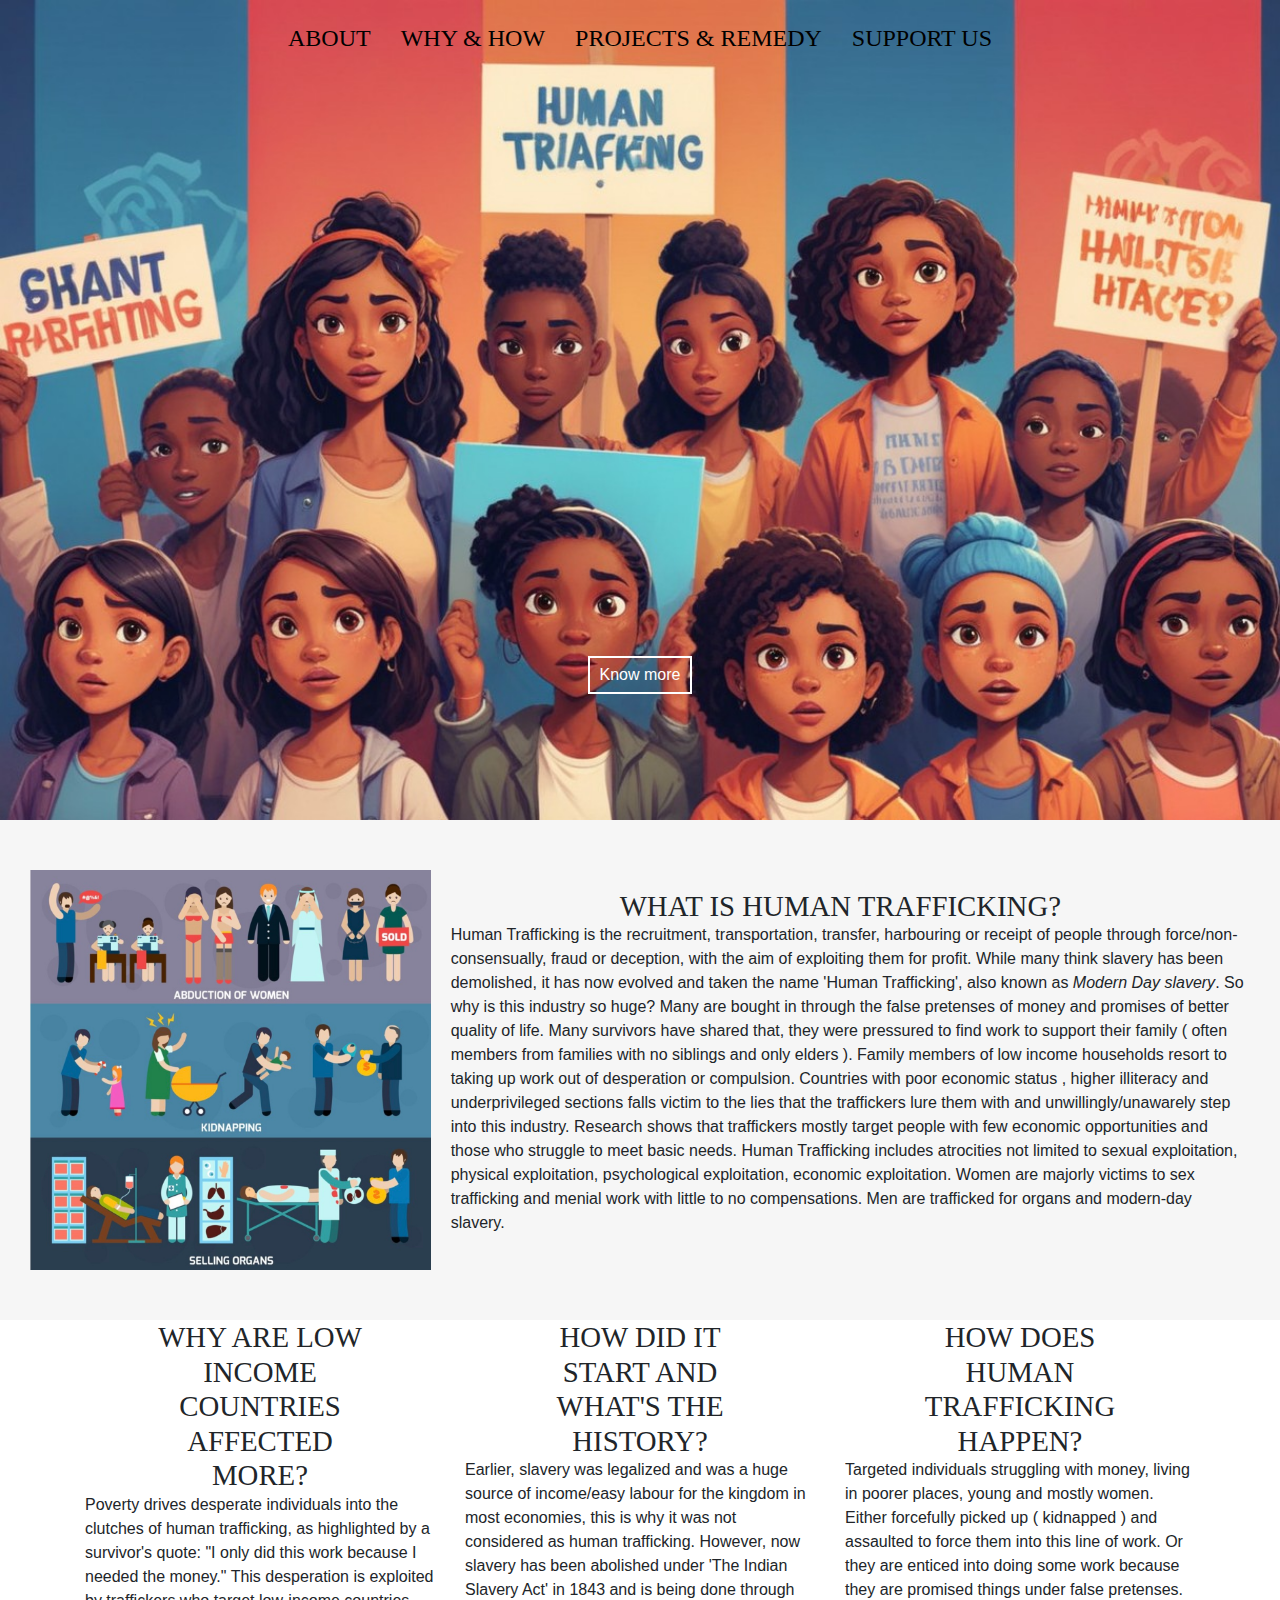
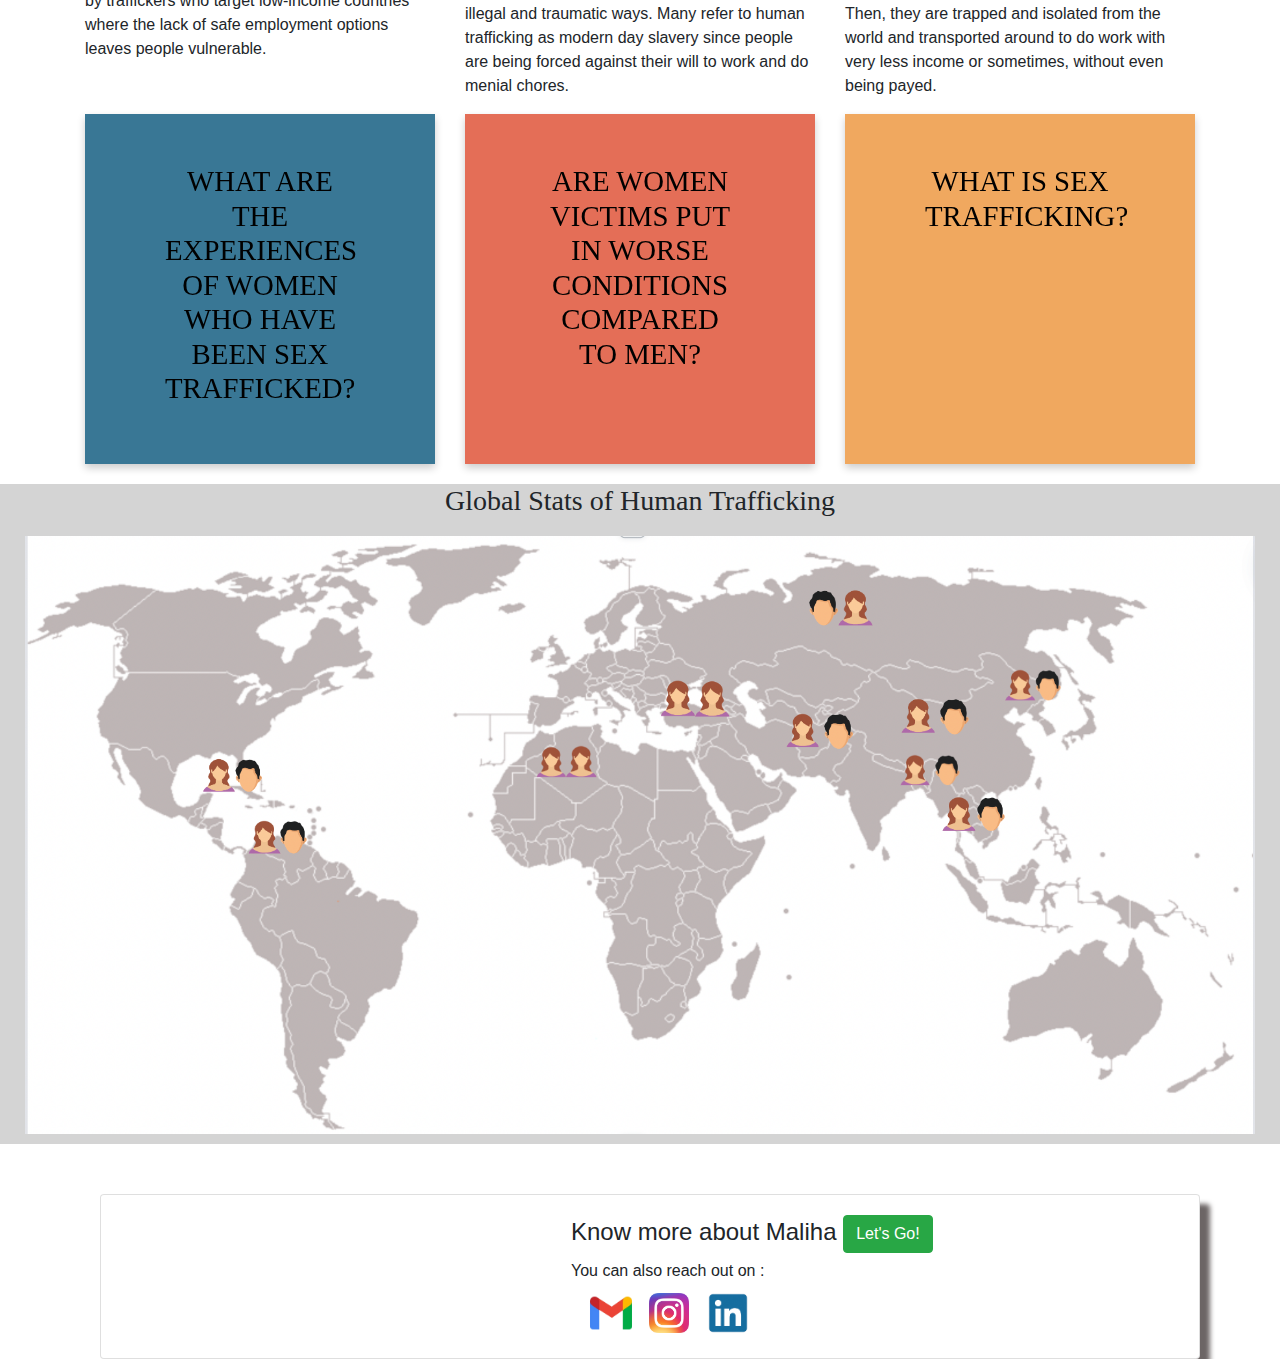
<file: index.html>
<!-- Required meta tags -->
	<meta charset="utf-8">
	<meta name="viewport" content="width=device-width,
			initial-scale=1, shrink-to-fit=no">

	<link rel="stylesheet" href="style.css">

	<!-- Bootstrap CSS -->
	<link rel="stylesheet" href=
"https://stackpath.bootstrapcdn.com/bootstrap/4.3.1/css/bootstrap.min.css"
		integrity=
"sha384-ggOyR0iXCbMQv3Xipma34MD+dH/1fQ784/j6cY/iJTQUOhcWr7x9JvoRxT2MZw1T"
		crossorigin="anonymous">

	<title> Human Trafficking </title>
</head>

<body>

	<!-- navbar -->
	<nav>
		<ul class="nav-flex-row">
			<li class="nav-item">
				<a href="index.html"> About</a>
			</li>
			
			<li class="nav-item">
				<a href="#scrollhere">Why & how</a>
			</li>
			
			<li class="nav-item">
				<a href="projects.html"> Projects & Remedy </a>
			</li>
			<li class="nav-item">
				<a href="support.html">Support us</a>
				<!-- How do you support and help them recover mentally? -->
			</li>
		</ul>
	</nav>
	<section class="section-intro">
		<header>
			<!-- <h1> About Human Trafficking</h1> -->
		</header>
		<div class="link-to-book-wrapper">
			<a class="link-to-book"
				href="#htmain-footer">Know more</a>
		</div>
	</section>

	<section class="about-section">
		<img src="images/ht1.jpg" height="400px" id="htimage">
		<article>
			<h3>
				What is Human Trafficking?
			</h3>

		<blockquote cite="https://www.unodc.org/unodc/en/human-Trafficking/Human-Trafficking.html" id="htintro">
	Human Trafficking is the recruitment, transportation, transfer, harbouring or receipt of people through force/non-consensually, fraud or deception, with the aim of exploiting them for profit. While many think slavery has been demolished, it has now evolved and taken the name 'Human Trafficking', also known as <i>Modern Day slavery</i>. So why is this industry so huge? Many are bought in through the false pretenses of money and promises of better quality of life. Many survivors have shared that, they were pressured to find work to support their family ( often members from families with no siblings and only elders ). Family members of low income households resort to taking up work out of desperation or compulsion. Countries with poor economic status , higher illiteracy and underprivileged sections falls victim to the lies that the traffickers lure them with and unwillingly/unawarely step into this industry. Research shows that traffickers mostly target people with few economic opportunities and those who struggle to meet basic needs.
Human Trafficking includes atrocities not limited to sexual exploitation, physical exploitation, psychological exploitation, economic exploitation. Women are majorly victims to sex trafficking and menial work with little to no compensations. Men are trafficked for organs and modern-day slavery.
    </blockquote>

		</article>
	</section>
	<div class="container faq-section">
		<div class="row row-flex">
			<div class="col-md-4">
				<article>
					<h3 id="scrollhere">
						Why are low income countries affected more?
					</h3>
				<blockquote cite="https://www.ipjc.org/wp-content/uploads/2016/09/USCSAHT%20-%20HT%20and%20Poverty.pdf">
					Poverty drives desperate individuals into the clutches of human trafficking, as highlighted by a survivor's quote: "I only did this work because I needed the money." This desperation is exploited by traffickers who target low-income countries where the lack of safe employment options leaves people vulnerable.
					</blockquote>
				</article>
			</div>
			<div class="col-md-4">
				<article>
					<h3>
						How did it start and what's the history?
					</h3>
					<blockquote cite="https://www.ipjc.org/wp-content/uploads/2016/09/USCSAHT%20-%20HT%20and%20Poverty.pdf">
						Earlier, slavery was legalized and was a huge source of income/easy labour for the kingdom in most economies, this is why it was not considered as human trafficking. However, now slavery has been abolished under 'The Indian Slavery Act' in 1843 and is being done through illegal and traumatic ways. Many refer to human trafficking as modern day slavery since people are being forced against their will to work and do menial chores. 
							</blockquote>
				</article>
			</div>
			<div class="col-md-4">
				<article>
					<h3>
						How does human trafficking happen?
					</h3>
				<blockquote cite="https://www.ipjc.org/wp-content/uploads/2016/09/USCSAHT%20-%20HT%20and%20Poverty.pdf">	
					Targeted individuals struggling with money, living in poorer places, young and mostly women. Either forcefully picked up 
					( kidnapped ) and assaulted to force them into this line of work. Or they are enticed into doing some work because they are promised things under false pretenses. Then, they are trapped and isolated from the world and transported around to do work with very less income or sometimes, without even being payed.
				</blockquote>
							</article>
			</div>
			
		</div>

<!-- second row -->
		<div class="row">
			<div class="col-md-4">
				<div class="flip-card">
					<div class="flip-card-inner">
						<div class="flip-card-front"  id="card1">
							<h3>What are the experiences of women who have been sex trafficked? </h3>
						</div>
						<div class="flip-card-back">
							<blockquote cite="https://www.ipjc.org/wp-content/uploads/2016/09/USCSAHT%20-%20HT%20and%20Poverty.pdf">	
							To quote a woman survivor "I  learned that I have the power to change the situation around me. I don’t need to live at risk to make ends meet for my family. With effort and perseverance, I can live a dignified life and encourage others to do the same.” Many women go into this unknowingly in search for a job and cannot escape since this system is mostly managed by men. They feel inferior and are trapped for a long time. It is their easiest and quickest source of income to sustain a lifestyle. However, hopefully, like many other women who have broken free, seek to help others escape and recover from the trauma to build a better life for themselves. 
								 </blockquote>
						</div>
					</div>
				</div>
			</div>
			<div class="col-md-4">
				<div class="flip-card">
					<div class="flip-card-inner">
						<div class="flip-card-front" id="card2">
							<h3>  Are women victims put in worse conditions compared to men?
              </h3>
						</div>
						<div class="flip-card-back">
							<blockquote cite="https://www.ipjc.org/wp-content/uploads/2016/09/USCSAHT%20-%20HT%20and%20Poverty.pdf">	
								 Yes, over the years ( however now changing ) evidence shows that women are more targeted compared to men. They are treated with more force through methods such as sexual abuse, physical substance, threats of law enforcement and false promises. Meanwhile, men are threatened by debt bondage, restricting financial access and taking their earnings.  This is because society believes that women have less control of financial decisions. 

								 </blockquote>
						</div>
					</div>
				</div>
			</div>
			<div class="col-md-4">
				<div class="flip-card">
					<div class="flip-card-inner">
						<div class="flip-card-front" id="card3">
							<h3> What is sex trafficking? </h3>
						</div>
						<div class="flip-card-back">
							<blockquote cite="https://www.ipjc.org/wp-content/uploads/2016/09/USCSAHT%20-%20HT%20and%20Poverty.pdf">	
								 Sex trafficking is when a woman or man is involved in activity against their will. They are treated poorly and kept in terrible conditions. If and when they escape, it affects their mental health and causes issues in society. According to many articles,  It is the most common since people are willing to pay for other chores like keeping the house clean and cooking but not for taboo topics as such. 
								 </blockquote>
						</div>
					</div>
				</div>
			</div>
		</div>
	</div>
	<!-- <section class="about-section"> -->
<div class="container-fluid" id="map-container">
			<article id="map">
				<h3>
					Global Stats of Human Trafficking
				</h3>
				<img src="images/map.png" width=100% alt_text="World Map"> 
			

			</article>
	</div>
	<footer class="footer">
	<div class="container-fluid" id="htmain-footer"> 
		<div class="row"> 
			<!-- this will cause issues on a smaller screen -->
				<div class="card" style="width:90rem;" id="knowmaliha">
									<div class="card-body">
									
										<h4 class="card-text" id="card-para">Know more about	Maliha <a href="maliha.html" class="btn btn-success">Let's Go!</a>
										</h4>
										<h6>You can also reach out on : </h6>
										<div class="col">
										<a href="mailto:standuphumantrafficking@gmail.com">	<img src="icon images/gmail.png" height="50px"></a>&nbsp;&nbsp;
											<a href="https://www.instagram.com/equalityforall_ims.28/">	<img src="icon images/insta.png" height="40px"></a>&nbsp;&nbsp;
											<a href="">	<img src="icon images/linkedin.png" height="50px"></a>
										</div>
									</div>
				</div>
							
			</div>
			
		</div>
  </div>
	</footer>

		
	


 
    <script src="https://code.jquery.com/jquery-3.3.1.slim.min.js"
        integrity="sha384-q8i/X+965DzO0rT7abK41JStQIAqVgRVzpbzo5smXKp4YfRvH+8abtTE1Pi6jizo"
        crossorigin="anonymous">
    </script>
     
    <script src="https://cdnjs.cloudflare.com/ajax/libs/popper.js/1.14.7/umd/popper.min.js"
        integrity="sha384-UO2eT0CpHqdSJQ6hJty5KVphtPhzWj9WO1clHTMGa3JDZwrnQq4sF86dIHNDz0W1"
        crossorigin="anonymous">
    </script>
     
    <script src="https://stackpath.bootstrapcdn.com/bootstrap/4.3.1/js/bootstrap.min.js"
        integrity="sha384-JjSmVgyd0p3pXB1rRibZUAYoIIy6OrQ6VrjIEaFf/nJGzIxFDsf4x0xIM+B07jRM"
        crossorigin="anonymous">
    </script>




	
</body>

</html>

<!--  - reframe q



companies contributing ( video on the bus  -->
</file>
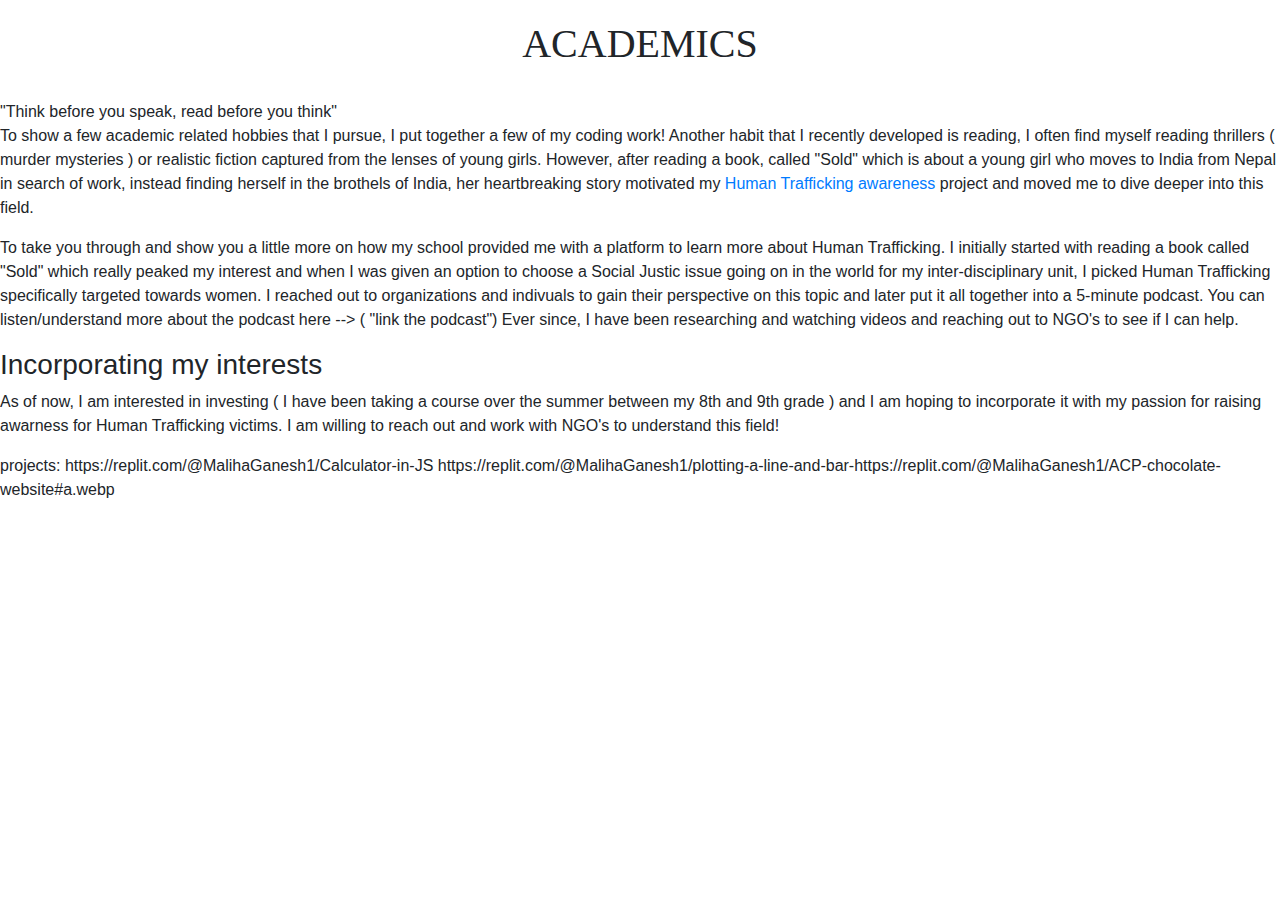
<file: acade.html>
<html>
<head>
<meta charset="utf-8">
  <meta name="viewport" content="width=device-width,
      initial-scale=1, shrink-to-fit=no">

  <link rel="stylesheet" href="stylem.css">
  <link rel="stylesheet" href=
"https://stackpath.bootstrapcdn.com/bootstrap/4.3.1/css/bootstrap.min.css"
    integrity=
"sha384-ggOyR0iXCbMQv3Xipma34MD+dH/1fQ784/j6cY/iJTQUOhcWr7x9JvoRxT2MZw1T"
    crossorigin="anonymous">
    <title> Academics </title>
    </head>
    <body>
      <div id="header" class="m-header">
          <h1> Academics </h1>
      </div>

        "Think before you speak, read before you think"
        <p> To show a few academic related hobbies that I pursue, I put together a few of my coding work! Another habit that I recently developed is reading, I often find myself reading thrillers ( murder mysteries ) or realistic fiction captured from the lenses of young girls. However, after reading a book, called "Sold" which is about a young girl who moves to India from Nepal in search of work, instead finding herself in the brothels of India, her heartbreaking story motivated my <a href="index.html">Human Trafficking awareness</a> project and moved me to dive deeper into this field.  </p>
        <p> To take you through and show you a little more on how my school provided me with a platform to learn more about Human Trafficking. I initially started with reading a book called "Sold" which really peaked my interest and when I was given an option to choose a Social Justic issue going on in the world for my inter-disciplinary unit, I picked Human Trafficking specifically targeted towards women. I reached out to organizations and indivuals to gain their perspective on this topic and later put it all together into a 5-minute podcast. 
You can listen/understand more about the podcast here --> ( "link the podcast")  Ever since, I have been researching and watching videos and reaching out to NGO's to see if I can help. </p>
        <h3> Incorporating my interests </h3>
        <p> As of now, I am interested in investing ( I have been taking a course over the summer between my 8th and 9th grade ) and I am hoping to incorporate it with my passion for raising awarness for Human Trafficking victims. I am willing to reach out and work with NGO's to understand this field! </p>
    </body>
</html>
projects: 
https://replit.com/@MalihaGanesh1/Calculator-in-JS
https://replit.com/@MalihaGanesh1/plotting-a-line-and-bar-https://replit.com/@MalihaGanesh1/ACP-chocolate-website#a.webp
</file>
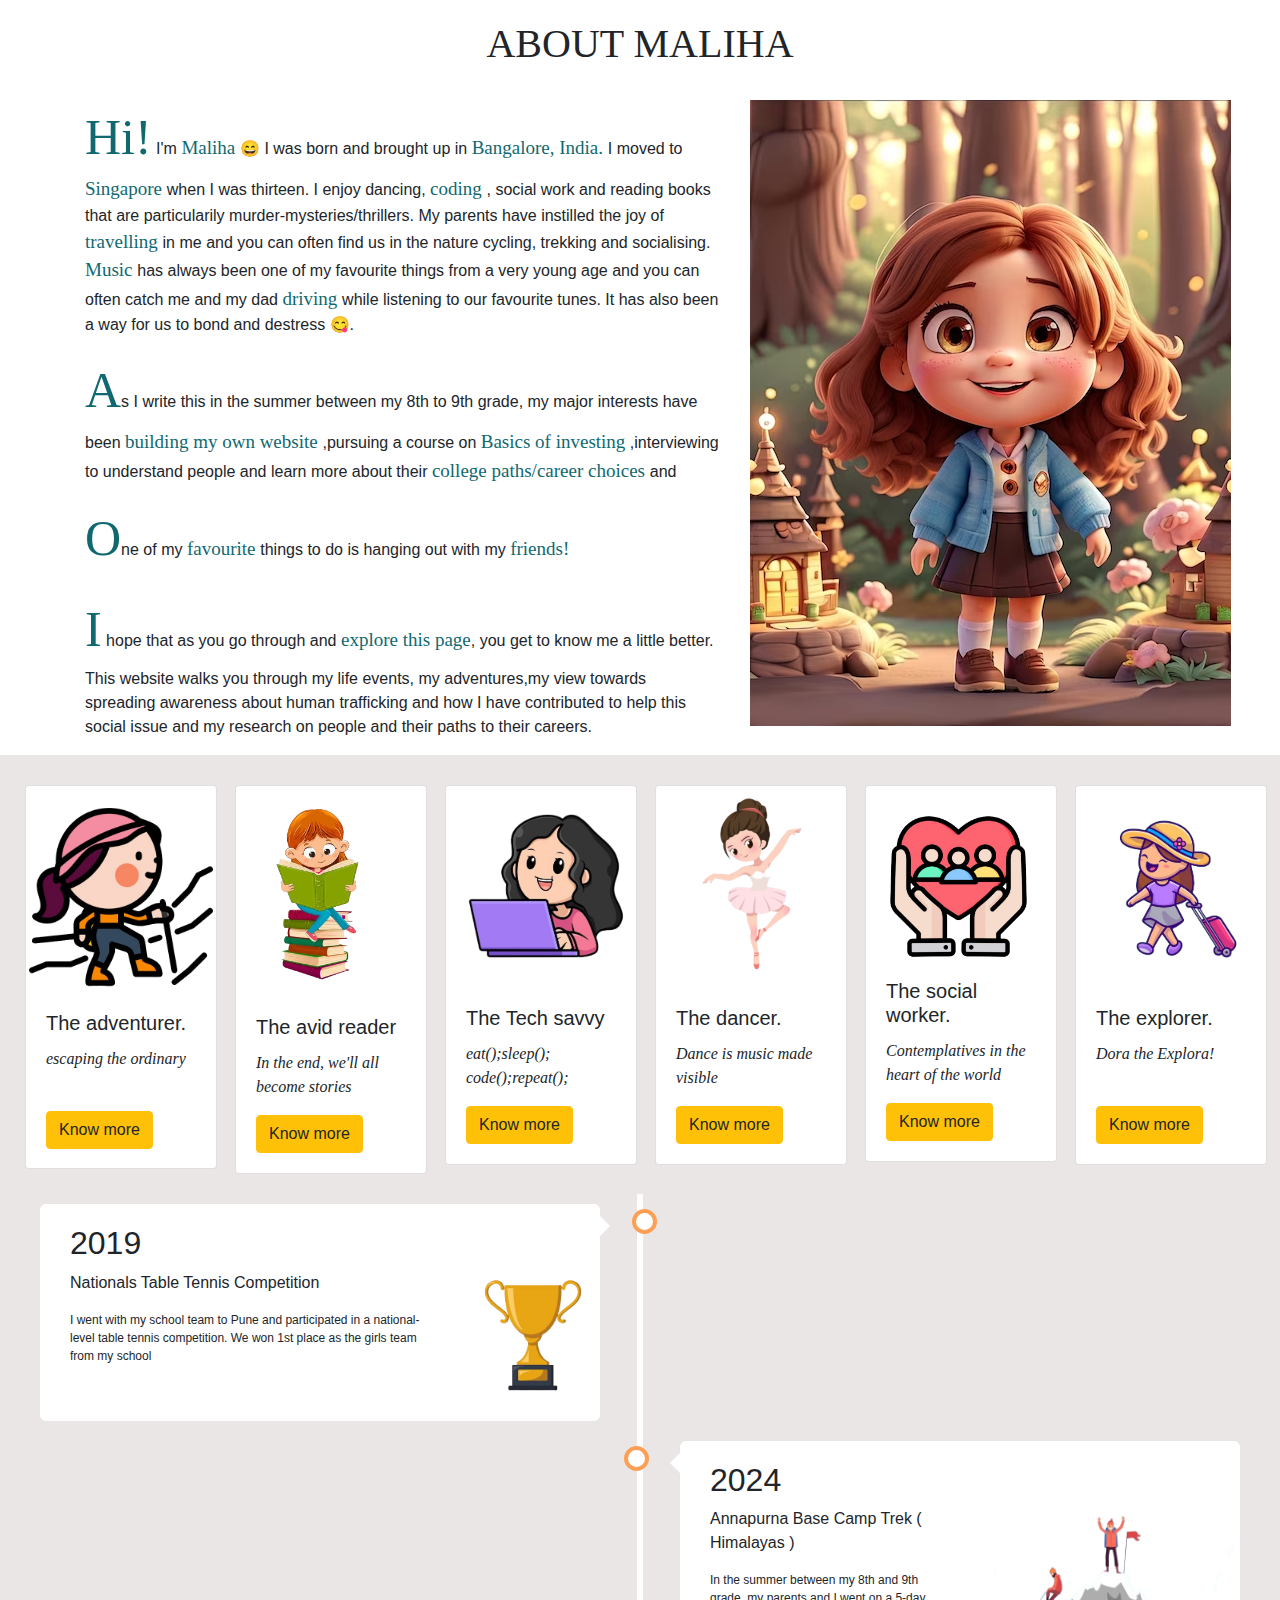
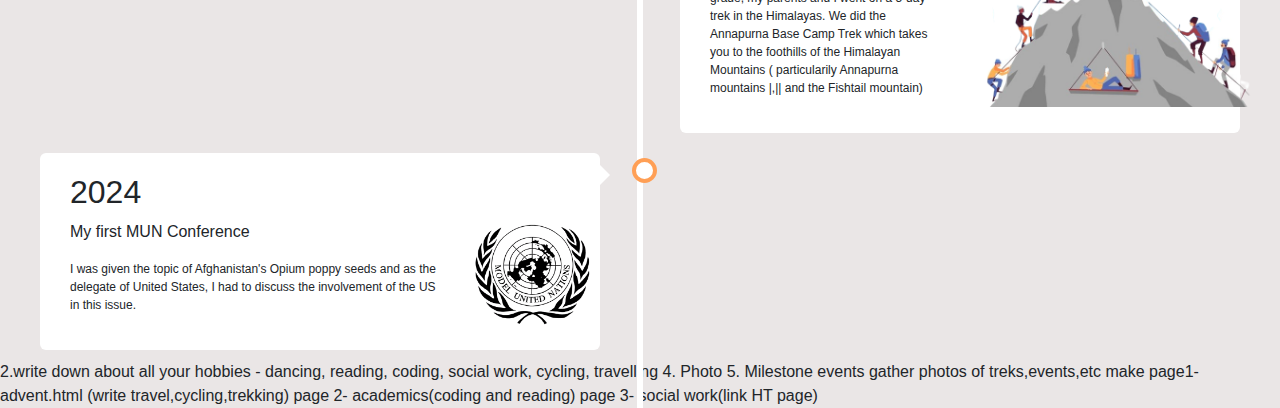
<file: maliha.html>
<html>
<head>
<meta charset="utf-8">
  <meta name="viewport" content="width=device-width,
      initial-scale=1, shrink-to-fit=no">

  <link rel="stylesheet" href="stylem.css">
  <link rel="stylesheet" href=
"https://stackpath.bootstrapcdn.com/bootstrap/4.3.1/css/bootstrap.min.css"
    integrity=
"sha384-ggOyR0iXCbMQv3Xipma34MD+dH/1fQ784/j6cY/iJTQUOhcWr7x9JvoRxT2MZw1T"
    crossorigin="anonymous">
    <title> Maliha!! </title>
    </head>
    <body>
        <div id="header" class="m-header">
            <h1>About Maliha</h1>
        </div>
        <div class="container main">
            <div class="row">
                <div class="col-md-7" class="intro">
                    <p> <span id="firstletter">Hi!</span> I'm <span id="hi"> Maliha </span>😄 I was born and brought up in <span id="hi">  Bangalore, India. </span> I moved to <span id="hi"> Singapore </span> when I was thirteen. I enjoy dancing, <span id="hi"> coding </span>, social work and reading books that are particularily murder-mysteries/thrillers.  My parents have instilled the joy of <span id="hi"> travelling </span> in me and you can often find us in the nature cycling, trekking and socialising. <span id="hi"> Music </span> has always been one of my favourite things from a very young age and you can often catch me and my dad <span id="hi"> driving </span> while listening to our favourite tunes. It has also been a way for us to bond and destress 😋. </p>
                    <p> <span id="firstletter">A</span>s I write this in the summer between my 8th to 9th grade, my major interests have been <span id="hi"> building my own website </span>,pursuing a course on <span id="hi"> Basics of investing</span> ,interviewing to understand people and learn more about their <span id="hi"> college paths/career choices </span> and  </p>
                <p><span id="firstletter">O</span>ne of my <span id="hi"> favourite </span> things to do is hanging out with my <span id="hi"> friends!</span> </p>
                    <p> <span id="firstletter">I</span> hope that as you go through and <span id="hi"> explore this page</span>, you get to know me a little better. This website walks you through my life events, my adventures,my view towards spreading awareness about human trafficking and how I have contributed to help this social issue and my research on people and their paths to their careers. </p>
                </div>
                              <!--  Hey there! I'm Maliha 😄, the Bangalore-born, Singapore-raised girl who's passionate about dancing, coding, social work, and devouring murder mysteries. My adventurous parents instilled a love for travel, so you'll often find me cycling, trekking, or just hanging out in nature. Music is my jam, especially when singing along with my dad on road trips.

                Growing up in Bangalore was an adventure in itself, but moving to Singapore at thirteen opened up a whole new world of exciting opportunities. This summer, I've been busy coding my own website, exploring the world of investing, and interviewing people about their career paths. When I'm not geeking out over tech or finance, I love spending time with friends, exploring new places, and trying fun activities.

                This website is a glimpse into my life – my adventures, my efforts to raise awareness about human trafficking, and my research on different careers. I hope to inspire and inform others, and make a positive impact on the world. So, stick around and let's explore together! -->
                <div class="col-md-5">
                  <img src="homeImages/m.jpg">  
                </div>
            </div>
        </div>
        <div class="wrapper-hobbies">
        <div class="container-fluid hobbies">
            <div class="row">
                <div class="col-md-2">
                    <div class="card" style="width: 12rem;height:24rem;">
                          <img src="./homeImages/trekking.png" class="card-img-top" style="width:190px;padding-top:15px" >
                          <div class="card-body">
                            <h5 class="card-title">The adventurer.</h5>
                            <p class="card-text" id="card-para">
                             escaping the ordinary<br><br>
                            </p>
                            <a href="advent.html" class="btn btn-warning">Know more</a>
                          </div>
                </div>
                </div>
                <div class="col-md-2">
                    <div class="card" style="width: 12rem;">
                          <img src="./homeImages/reading.png" class="card-img-top" style="width:160px"  />
                          <div class="card-body">
                            <h5 class="card-title">The avid reader</h5>
                            <p class="card-text" id="card-para">
                              In the end, we'll all become stories
                            </p>
                            <a href="acade.html" class="btn btn-warning">Know more</a>
                          </div>
                </div>
                </div>
                <div class="col-md-2">
                    <div class="card" style="width: 12rem;">
                              <img src="./homeImages/coding1.png" class="card-img-top" style="width:200px"  />
                              <div class="card-body">
                                <h5 class="card-title">The Tech savvy</h5>
                                <p class="card-text" id="card-para">
                                    eat();sleep();<br>code();repeat();
                                </p>
                                <a href="acade.html" class="btn btn-warning">Know more</a>
                              </div>
                    </div>
                </div>
                <div class="col-md-2">
                    <div class="card" style="width: 12rem;">
                              <img src="./homeImages/dance.png" class="card-img-top" style="width:200px;">
                              <div class="card-body">
                                <h5 class="card-title"> The dancer.</h5>
                                <p class="card-text" id="card-para">
                                 Dance is music made visible  
                                </p>
                                <a href="#" class="btn btn-warning">Know more</a>
                              </div>
                    </div>
                </div>
                <div class="col-md-2">
                    <div class="card" style="width: 12rem;">
                              <img src="./homeImages/social work.png" class="card-img-top" style="width:165px; justify-content: center; padding-top:28px;padding-left:20px"  />
                              <div class="card-body">
                                <h5 class="card-title">The social worker.</h5>
                                <p class="card-text" id="card-para">
                                  Contemplatives in the heart of the world <br>
                                </p>
                                  
                                <a href="index.html" class="btn btn-warning">Know more</a>
                              </div>
                    </div>
                </div>
                <div class="col-md-2">
                    <div class="card" style="width: 12rem;">
                              <img src="./homeImages/travelling.png" class="card-img-top" style="width:200px"  />
                              <div class="card-body">
                                <h5 class="card-title">The explorer.</h5>
                                <p class="card-text" id="card-para">
                                  Dora the Explora! <br><br>
                                </p>
                                <a href="advent.html" class="btn btn-warning">Know more</a>
                              </div>
                    </div>
                </div>
                
            </div>
        </div>
        </div>



        <div class="timeline">
          <div class="container1 left">
            <div class="content">
              <h2>2019</h2>
                <div class="row">
                    <div class="col-md-9">
              <p> Nationals Table Tennis Competition  </p>
             <p id="smallertext"> I went with my school team to Pune and participated in a national-level table tennis competition. We won 1st place as the girls team from my school </p>
                    </div>
                     <div class="col-md-3">
                         <img src="images/trophy.png" width="130px">
                     </div>
                </div>
            </div>
          </div>
            <!-- second milestone -->
          <div class="container1 right">
            <div class="content">
              <h2> 2024 </h2>
                <div class="row">
                    <div class="col-md-6">
              <p> Annapurna Base Camp Trek ( Himalayas ) </p>
            <p id="smallertext"> In the summer between my 8th and 9th grade, my parents and I went on a 5-day trek in the Himalayas. We did the Annapurna Base Camp Trek which takes you to the foothills of the Himalayan Mountains ( particularily Annapurna mountains |,|| and the Fishtail mountain) </p>
                    </div>
                     <div class="col-md-6">
                         <img src="images/malihatrek.png" height="200px">
                     </div>
                </div>
            </div>
          </div>
                    <div class="container1 left">
                      <div class="content">
                        <h2>2024</h2>
                          <div class="row">
                              <div class="col-md-9">
                        <p> My first MUN Conference  </p>
                        <p id="smallertext"> I was given the topic of Afghanistan's Opium poppy seeds and as the delegate of United States, I had to discuss the involvement of the US in this issue. </p>
                              </div>
                               <div class="col-md-3">
                                   <img src="images/mun.png" width="130px">
                               </div>
                          </div>
                      </div>
              
        </div>

        
    </body>
    </html>




   
    2.write down about all your hobbies
- dancing, reading, coding, social work, cycling, travelling


    
    4. Photo
    5. Milestone events
gather photos of treks,events,etc

make page1- advent.html (write travel,cycling,trekking) 
page 2- academics(coding and reading)
page 3- social work(link HT page)
</file>
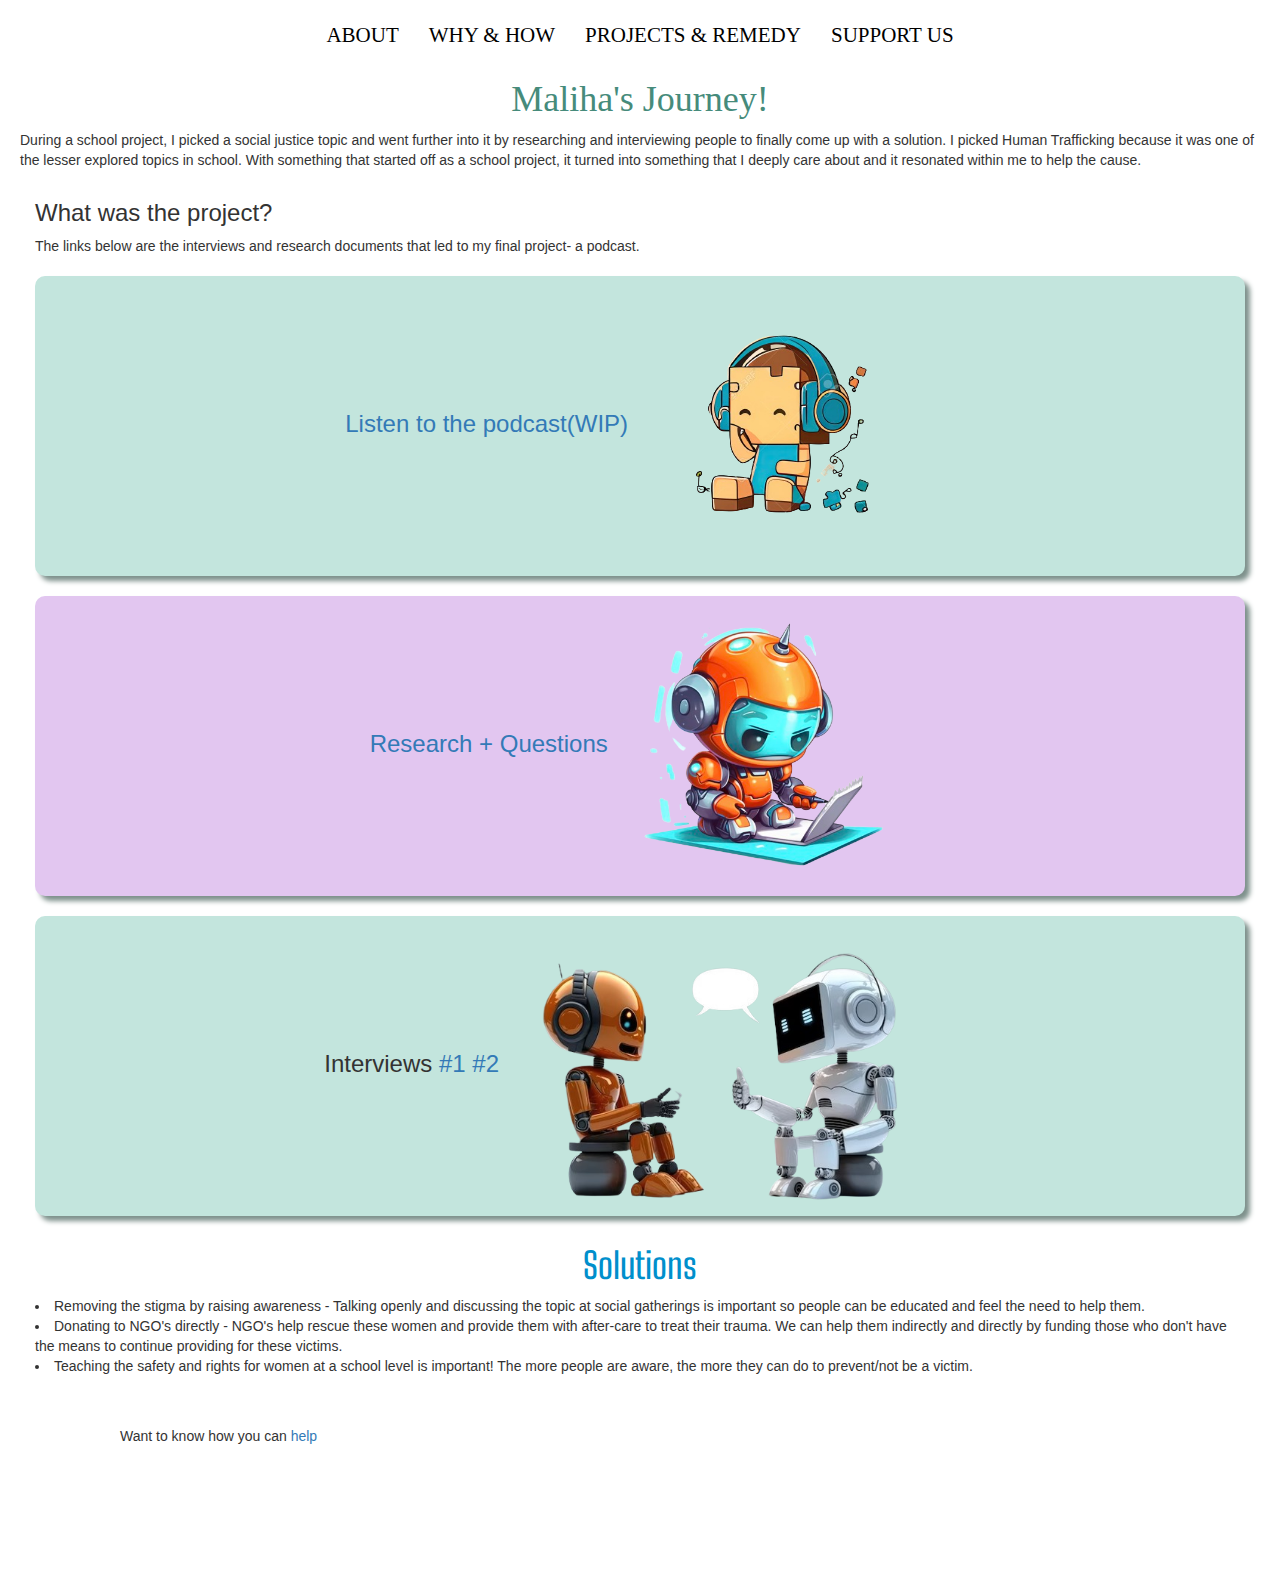
<file: projects.html>
<html>
<head>
<meta charset="utf-8">
  <meta name="viewport" content="width=device-width,
      initial-scale=1, shrink-to-fit=no">

  <link rel="stylesheet" href="style.css">
  <link rel="stylesheet" href=
"https://stackpath.bootstrapcdn.com/bootstrap/4.3.1/css/bootstrap.min.css"
    integrity=
"sha384-ggOyR0iXCbMQv3Xipma34MD+dH/1fQ784/j6cY/iJTQUOhcWr7x9JvoRxT2MZw1T"
    crossorigin="anonymous">
    <link rel="stylesheet" href="https://maxcdn.bootstrapcdn.com/bootstrap/3.4.1/css/bootstrap.min.css">
      <script src="https://ajax.googleapis.com/ajax/libs/jquery/3.5.1/jquery.min.js"></script>
      <script src="https://maxcdn.bootstrapcdn.com/bootstrap/3.4.1/js/bootstrap.min.js"></script>
    <title> Projects </title>
    </head>
    <body>

        <nav>
            <ul class="nav-flex-row">
                <li class="nav-item">
                    <a href="index.html"> About</a>
                </li>

                <li class="nav-item">
                    <a href="index.html"> Why & How</a>
                </li>

                <li class="nav-item">
                    <a href="projects.html"> Projects & Remedy </a>
                </li>
                <li class="nav-item">
                    <a href="support.html">Support us</a>
                    <!-- How do you support and help them recover mentally? -->
                </li>
            </ul>
        </nav>
    <div class="container-fluid" id="project-container">
      <div id="projects-header">
          <h1 id="heading-project"> Maliha's Journey! </h1>  
          <p> During a school project, I picked a social justice topic and went further into it by researching and interviewing people to finally come up with a solution. I picked Human Trafficking because it was one of the lesser explored topics in school. With something that started off as a school project, it turned into something that I deeply care about and it resonated within me to help the cause.</p>
      </div>
    <div class="container-fluid" id="project-why"> 
        <h3 id="project-why"> What was the project? </h3>
        <p> The links below are the interviews and research documents that led to my final project- a podcast.  </p>
        <h3 id="podcast" class="pod">
        <a href=" https://drive.google.com/file/d/1vKTLhgi3g-hsYiJfK8q2-lVMKWx8UHmT/view?ts=6638b424pli=1">Listen to the podcast(WIP) <img src="icon images/podcast.png" height="300px"></a>
       
        </h3>
        <h3 id="research-questions" class="pod"> 
        <a href=" https://docs.google.com/document/d/1x1idnNyoYonUVmccGdRV4Np7uLMI_473NcuZ86ksers/edit"> Research + Questions <img src="icon images/research2.png" height="300px"></a></h3>
        <h3 id="interview-project" class="pod">Interviews
    
        <a href= "https://drive.google.com/file/d/1CPADniE1FtytLaQgQ8BdggCVHRl1JECK/view?usp=sharing">  #1</a>
        <a href= "https://drive.google.com/file/d/1f8E6_3zC7VKEgGCmi_l0KK6XmMWKyrJ2/view?usp=drive_link"> #2</a>

            <img src="icon images/interview1.png" height="300px"></a>
            </h3>
    </div>
    <div class="container-fluid" id="project-solution"> 
        <h1 id="sol-main-h"> Solutions </h1>

        <li> 
          Removing the stigma by raising awareness - Talking openly and discussing the topic at social gatherings is important so people can be educated and feel the need to help them.
            </li>
        <li> 
             Donating to NGO's directly - NGO's help rescue these women and provide them with after-care to treat their trauma. We can help them indirectly and directly by funding those who don't have the means to continue providing for these victims. 
         </li>
        <li> Teaching the safety and rights for women at a school level is important! The more people are aware, the more they can do to prevent/not be a victim. </li>
    </div>
       
     <footer class="footer" id="how-to-help">
         <p>Want to know how you can <a href="support.html">help</a>
         </p>
     </footer>
     </div>
       
    </body>
</html>
</file>
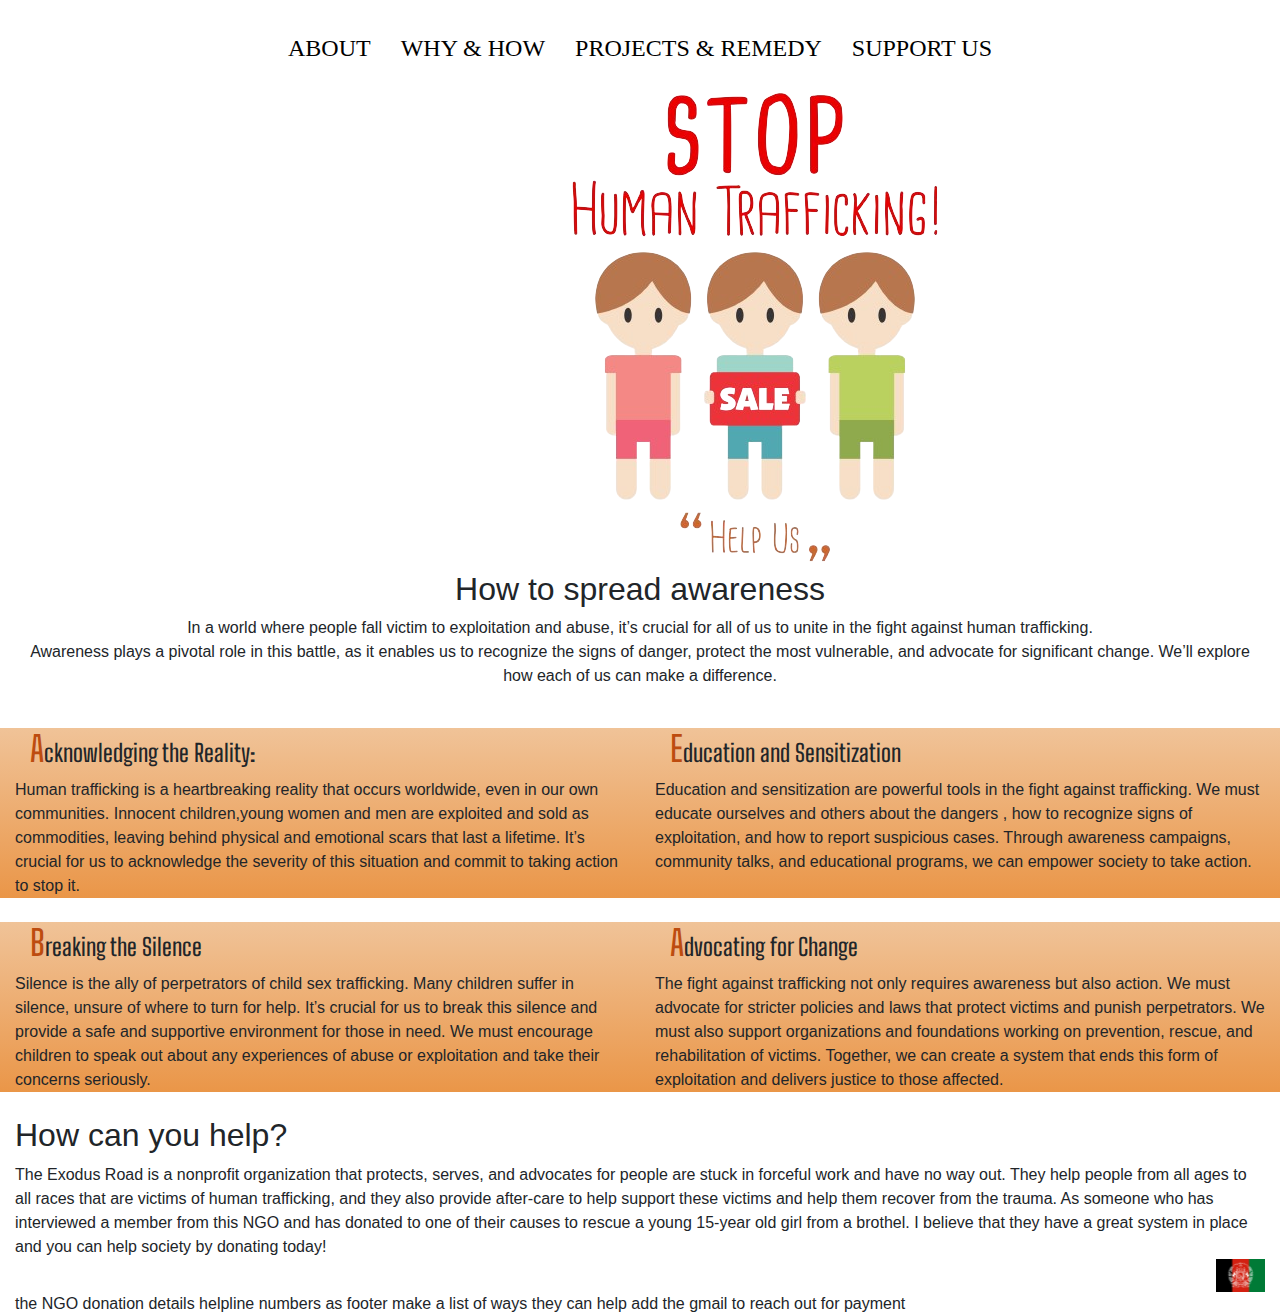
<file: support.html>
<html>
<head>
<meta charset="utf-8">
  <meta name="viewport" content="width=device-width,
      initial-scale=1, shrink-to-fit=no">

  <link rel="stylesheet" href="style.css">
  <link rel="stylesheet" href=
"https://stackpath.bootstrapcdn.com/bootstrap/4.3.1/css/bootstrap.min.css"
    integrity=
"sha384-ggOyR0iXCbMQv3Xipma34MD+dH/1fQ784/j6cY/iJTQUOhcWr7x9JvoRxT2MZw1T"
    crossorigin="anonymous">
    <link rel="stylesheet" href="style.css">
    <title> Support Us </title>
    </head>
    <body>
        <nav>
            <ul class="nav-flex-row">
                <li class="nav-item">
                    <a href="index.html"> About</a>
                </li>

                <li class="nav-item">
                    <a href="index.html"> Why & How </a>
                </li>

                <li class="nav-item">
                    <a href="projects.html"> Projects & Remedy </a>
                </li>
                <li class="nav-item">
                    <a href="support.html">Support us</a>
                    <!-- How do you support and help them recover mentally? -->
                </li>
            </ul>
        </nav>
        <div class="container-fluid" id="container-support"> 
         <img src="images/ht3.png" id="helpusimage">
        </div>
        <div class="container-fluid" id="container-support-how">
        <center><h2>How to spread awareness</h2></center>
            <p id="awarness_page"> In a world where people fall victim to exploitation and abuse, it’s crucial for all of us to unite in the fight against human trafficking. <br>Awareness plays a pivotal role in this battle, as it enables us to recognize the signs of danger, protect the most vulnerable, and advocate for significant change. We’ll explore how each of us can make a difference. </p>
            <br>
            <div class="row" id="colorful">
                <div class="col-md-6">
           <h4 style="font-family: 'Big Shoulders Text', cursive;"><span id="firstL"> A</span>cknowledging the Reality:</h4> Human trafficking is a heartbreaking reality that occurs worldwide, even in our own communities. Innocent children,young women and men are exploited and sold as commodities, leaving behind physical and emotional scars that last a lifetime. It’s crucial for us to acknowledge the severity of this situation and commit to taking action to stop it.
               <br>
                </div>
                <div class="col-md-6">
            <h4 style="font-family: 'Big Shoulders Text', cursive;"><span id="firstL">E</span>ducation and Sensitization</h4>
            Education and sensitization are powerful tools in the fight against trafficking. We must educate ourselves and others about the dangers , how to recognize signs of exploitation, and how to report suspicious cases. Through awareness campaigns, community talks, and educational programs, we can empower society to take action.
                </div>
            </div>
             <br>

            <div class="row" id="colorful">
            <div class="col-md-6">
           <h4 style="font-family: 'Big Shoulders Text', cursive;"> <span id="firstL">B</span>reaking the Silence</h4>

            Silence is the ally of perpetrators of child sex trafficking. Many children suffer in silence, unsure of where to turn for help. It’s crucial for us to break this silence and provide a safe and supportive environment for those in need. We must encourage children to speak out about any experiences of abuse or exploitation and take their concerns seriously.
            </div>
<br>
                <div class="col-md-6">
            <h4 style="font-family: 'Big Shoulders Text', cursive;"><span id="firstL">A</span>dvocating for Change</h4>

            The fight against trafficking not only requires awareness but also action. We must advocate for stricter policies and laws that protect victims and punish perpetrators. We must also support organizations and foundations working on prevention, rescue, and rehabilitation of victims. Together, we can create a system that ends this form of exploitation and delivers justice to those affected.
                </div>
            </div>
<br>

        <h2>How can you help?</h2>
            The Exodus Road is a nonprofit organization that protects, serves, and advocates for people are stuck in forceful work and have no way out. They help people from all ages to all races that are victims of human trafficking, and they also provide after-care to help support these victims and help them recover from the trauma. 

            As someone who has interviewed a member from this NGO and has donated to one of their causes to rescue a young 15-year old girl from a brothel. I believe that they have a great system in place and you can help society by donating today! 
        <marquee> 
            <img src="flagsimages/afghan.webp" width="50px">  
            <img src="flagsimages/bangladesh.webp" width="55px">
            <img src="flagsimages/cambodia.svg" width="50px"> 
            <img src="flagsimages/afghan.webp" width="48px"> 
            <img src="flagsimages/libya.svg" width="65px">
            <img src="flagsimages/northkorea.png" width="65px">
            <img src="flagsimages/russia.png" width="50px">
            <img src="flagsimages/china.webp" width="50px">
            <img src="flagsimages/india.webp" width="50px">
            <img src="flagsimages/uae.webp" width="65px">
            <img src="flagsimages/yemen.webp" width="50px">
        </marquee>
        the NGO donation details 
        helpline numbers as footer
        make a list of ways they can help
        add the gmail to reach out for payment
        </div>
        
    </body>
</html>
</file>
<file: style.css>
@import url('https://fonts.googleapis.com/css?family=Big+Shoulders+Text:100, 300, 400, 500, 600, 700, 800, 900&display=swap');

/* font-family: 'Big Shoulders Text', cursive; */

.nav-flex-row {
	display: flex;
	flex-direction: row;
	justify-content: center;
	position: absolute;
	z-index: 100;
	left: 0;
	width: 100%;
	padding: 0;
}

.nav-flex-row li {
	text-decoration: none;
	list-style-type: none;
	padding: 20px 15px;
}

.nav-flex-row li a {
	/* font-family: 'Big Shoulders Text', cursive; */
	font-family: Copperplate;
	color: #000;
	font-size: 1.5em;
	text-transform: uppercase;
	font-weight: 300;
}
.nav-flex-row li a:hover{
	background: #E7E7E7;
}

.section-intro {
	height: 820px;
	background-image: url("/images/ht8.jpeg");
	background-size: cover;
	display: flex;
	flex-direction: column;
	justify-content: center;
	align-items: center;
}

.section-intro h1 {
	text-align: center;
	color: #000;
	font-size: 4em;
	font-weight: 700;
}

.section-intro header {
	display: flex;
	flex: 4;
	flex-direction: row;
	justify-content: center;
	align-items: center;
}

.link-to-book-wrapper {
	flex: 1;
}

.about-section {
	display: flex;
	align-items: center;
	background-color: #f3f3f3c0;
	padding: 50px 30px;
}

.link-to-book {
	color: #ffffff;
	display: block;
	border: 2px solid #ffffff;
	padding: 5px 10px;
}

a.link-to-book:hover {
	background-color: #ffffff;
	color: #95999e;
	text-decoration: none;
}


.about-section p,
.about-section h3 {
	text-align: center;
	width: 60%;
	margin: auto;
	/* font-family: 'Big Shoulders Text', cursive; */
	font-family: Copperplate;
	font-size: 1.8em;
	text-transform: uppercase;
}

.carousel-inner {
	height: 700px;
}

.row-flex {
	display: flex;
	flex-direction: row;
}

.flex-column-form {
	display: flex;
	flex-direction: column;
	flex: 1;
	margin: 30px 20px;
}

.btn.btn-primary {
	/* font-family: 'Big Shoulders Text', cursive; */
	font-family: Copperplate;
	color: #ffffff;
	background-color: #95999e;
	text-transform: uppercase;
	font-size: 16px;
	padding: 5px 10px;
	letter-spacing: 2px;
	border: 0;
}

.btn.btn-primary:hover {
	background-color: #747474;
}
.opening-time,
.contact-address {
	flex: 1;
	margin: 30px 20px;
	font-size: 1.2em;
}

.form-group p {
	font-size: 1.2em;
}

.opening-time p span,
.contact-address p span {
	display: block;
}
.faq-section h3{
	text-align: center;
	width: 60%;
	margin: auto;
	/* font-family: 'Big Shoulders Text', cursive; */
	font-family: Copperplate;
	font-size: 1.8em;
	text-transform: uppercase;
}

@media (min-width:577px) and (max-width: 800px) {

	.section-intro {
		height: 500px;
	}

	.about-section p,
	.about-section h3 {
		font-size: 20px;
	}

	.carousel-inner {
		height: auto;
	}

	.row-flex {
		display: flex;
		flex-direction: column;
	}
	.faq-section h3{
		text-align: center;
		width: 60%;
		margin: auto;
		/* font-family: 'Big Shoulders Text', cursive; */
		font-family: Copperplate;
		font-size: 1.8em;
		text-transform: uppercase;
	}
}

@media screen and (max-width: 576px) {
	.section-intro {
		height: 300px;
	}

	.about-section {
		padding: 30px;
	}

	.section-intro h1 {
		font-size: 2em;
	}

	.about-section p,
	.about-section h3 {
		font-size: 15px;
	}

	.carousel-inner {
		height: auto;
	}

	.row-flex {
		display: flex;
		flex-direction: column;
	}

	.row-flex h3 {
		font-size: 25px;
		text-align: center;
	}

	.form-group p {
		font-size: 15px;
	}

	.opening-time p span,
	.contact-address p span {
		font-size: 15px;
		text-align: center;
	}
.faq-section h3{
	text-align: center;
	width: 60%;
	margin: auto;
	/* font-family: 'Big Shoulders Text', cursive; */
	font-family: Copperplate;
	font-size: 1.8em;
	text-transform: uppercase;
}
}
/* flip-card */
.flip-card {
	background-color: transparent;
	width: 350px;
	height: 350px;
	perspective: 1000px;
}

.flip-card-inner {
	position: relative;
	width: 100%;
	height: 100%;
	text-align: center;
	transition: transform 0.6s;
	transform-style: preserve-3d;
	box-shadow: 0 4px 8px 0 rgba(0,0,0,0.2);
}

.flip-card:hover .flip-card-inner {
	transform: rotateY(180deg);
}

.flip-card-front, .flip-card-back {
	position: absolute;
	width: 100%;
	height: 100%;
	-webkit-backface-visibility: hidden;
	backface-visibility: hidden;
}

.flip-card-front {
	background-color: #bbb;
	color: black;
}

.flip-card-back {
	background-color: #f0f3f4;
	color: #030303;
	transform: rotateY(180deg);
}

.flip-card blockquote{
	font-size:15px;
	padding:5px;
}
.flip-card h3{
	padding:10px;
	text-align: center;
	justify-content: center;
	margin-top: 40px;
}
#card1{
	background-color: #397795;
}
#card2{
	background-color: #e46e57;
}
#card3{
	background-color: #f0a85f;
}
#map{
	font-family: Copperplate;
	margin-top:20px;
	text-align: center;
}
#map img{
	padding:10px;
	
}
#map-container{
	background-color: #d4d4d4;
}
#project-container{
	padding:20px;
}
#projects-header{
	padding-top:40px;
}

#Support_page{
	padding:20px
}
#container-support{
	margin-top:10px;
	padding-top:60px;

}
#htintro{
	padding-left:20px;
}
#helpusimage{
	padding-left: 490px;
	justify-content: center;
}
#firstL{
	font-size:35px;
	color:#bd4c0f;
	padding-left:15px;
	font-family: 'Big Shoulders Text', cursive;
}
#awarness_page{
	text-align:center;
}
#container-support-how{
	
}
#colorful{
	background:linear-gradient(#f0c398,#ea9648)
}
#knowmaliha{
  box-shadow:10px 10px 5px #6c6565;
	padding-left: 450px;
}
footer{
	padding-left: 100px;
	padding-right: 80px;
	padding-top: 50px;
	height:200px;
}
#heading-project{
	text-align: center;
	font-family: Cambria, Cochin, Georgia, Times, 'Times New Roman', serif;
	color:  #468b7b
}

.pod{
	text-align: center;
	justify-content: center;
	background-color: #c3e5dd;
	border-radius:10px;
	box-shadow:5px 5px 5px #7e918c;
}
#research-questions{
	background-color : #e2c6f0 
}

#sol-main-h{
	text-align: center;
	font-family: 'Big Shoulders Text', cursive;
	color: #008fcc
}
</file>
<file: stylem.css>
.m-header{
  height:100px;
  text-align:center;
  justify-content: center;
  font-family: Comic sans;
  padding:20px;
  text-transform:uppercase;
}

#firstletter{
  font-size:50px;
  color:#106970;
  font-family: Comic sans;
}
.wrapper-hobbies{
  padding:30px 10px 20px 10px;
  background-color: #eae6e6;
}
#hi{
  font-family: 'Big Shoulders Text';
  color:#106970;
  font-size:19px;
}
#card-para{
  font-style: italic;
  font-family: 'Big Shoulders Text';
}



*{
  box-sizing: border-box;
}

/* Set a background color */

.timeline {
  position: relative;
  /* max-width: 1200px; */
  margin: 0 auto;
  background-color: #eae6e6;
}

/* The actual timeline (the vertical ruler) */
.timeline::after {
  content: '';
  position: absolute;
  width: 6px;
  background-color: white;
  top: 0;
  bottom: 0;
  left: 50%;
  margin-left: -3px;
}

/* Container around content */
.container1 {
  padding: 10px 40px;
  position: relative;
  background-color: inherit;
  width: 50%;
}

/* The circles on the timeline */
.container1::after {
  content: '';
  position: absolute;
  width: 25px;
  height: 25px;
  right: -17px;
  background-color: white;
  border: 4px solid #FF9F55;
  top: 15px;
  border-radius: 50%;
  z-index: 1;
}

/* Place the container to the left */
.left {
  left: 0;
}

/* Place the container to the right */
.right {
  left: 50%;
}

/* Add arrows to the left container (pointing right) */
.left::before {
  content: " ";
  height: 0;
  position: absolute;
  top: 22px;
  width: 0;
  z-index: 1;
  right: 30px;
  border: medium solid white;
  border-width: 10px 0 10px 10px;
  border-color: transparent transparent transparent white;
}

/* Add arrows to the right container (pointing left) */
.right::before {
  content: " ";
  height: 0;
  position: absolute;
  top: 22px;
  width: 0;
  z-index: 1;
  left: 30px;
  border: medium solid white;
  border-width: 10px 10px 10px 0;
  border-color: transparent white transparent transparent;
}

/* Fix the circle for containers on the right side */
.right::after {
  left: -16px;
}

/* The actual content */
.content {
  padding: 20px 30px;
  background-color: white;
  position: relative;
  border-radius: 6px;
}

/* Media queries - Responsive timeline on screens less than 600px wide */
@media screen and (max-width: 600px) {
/* Place the timelime to the left */
  .timeline::after {
    left: 31px;
  }

/* Full-width containers */
  .container1 {
    width: 100%;
    padding-left: 70px;
    padding-right: 25px;
  }

/* Make sure that all arrows are pointing leftwards */
  .container1::before {
    left: 60px;
    border: medium solid white;
    border-width: 10px 10px 10px 0;
    border-color: transparent white transparent transparent;
  }

/* Make sure all circles are at the same spot */
  .left::after, .right::after {
    left: 15px;
  }

/* Make all right containers behave like the left ones */
  .right {
    left: 0%;
  }
}

#smallertext{
  font-size: 12px;
}
</file>
